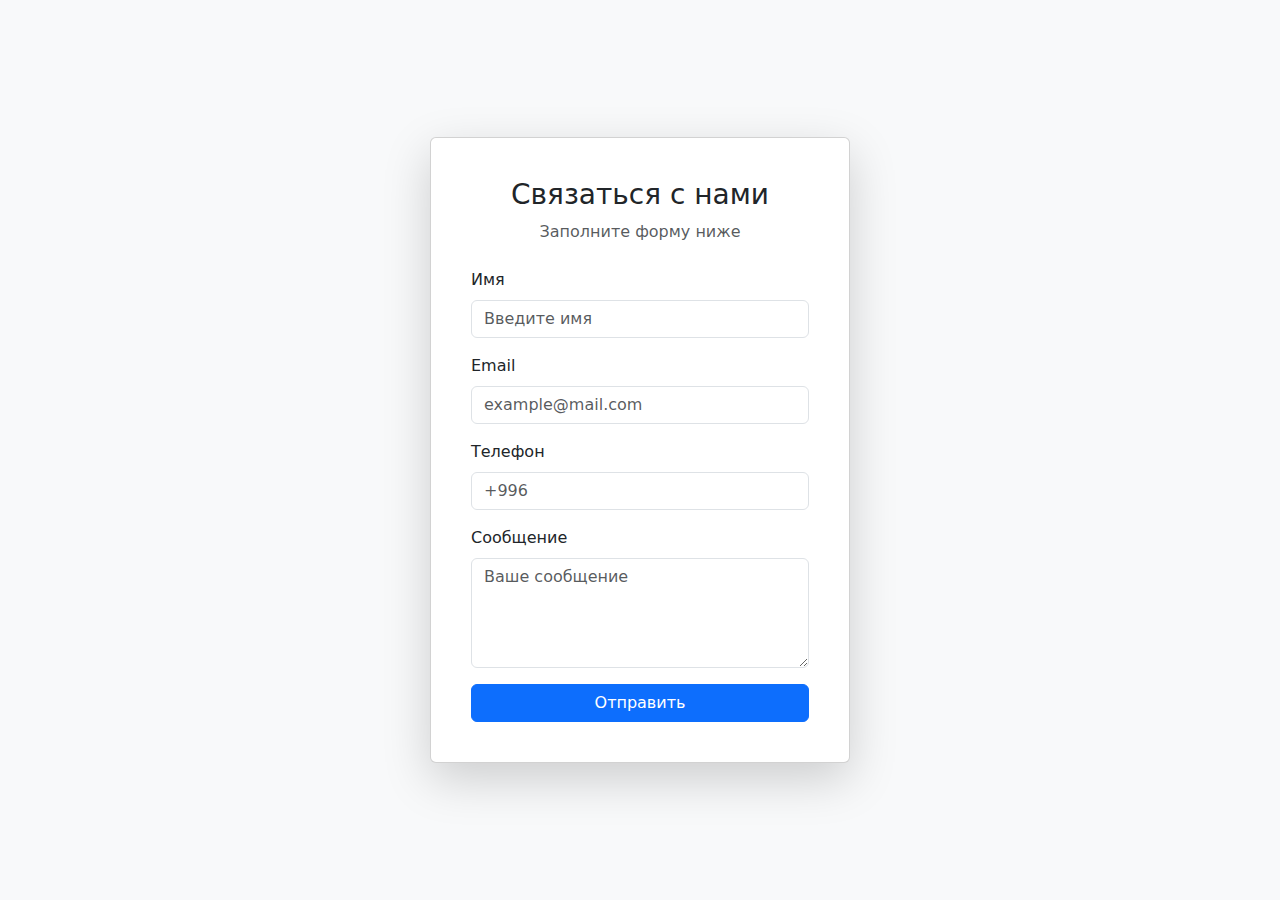
<file: kontact.html>
<!doctype html>
<html lang="ru">
<head>
    <meta charset="utf-8">
    <title>Контакты</title>
    <meta name="viewport" content="width=device-width, initial-scale=1">

    <!-- Bootstrap 5 -->
    <link href="https://cdn.jsdelivr.net/npm/bootstrap@5.3.3/dist/css/bootstrap.min.css" rel="stylesheet">
</head>
<body class="bg-light">

<div class="container d-flex justify-content-center align-items-center min-vh-100">
    <div class="card shadow-lg p-4" style="max-width: 420px; width:100%;">
        <div class="card-body">
            <h3 class="text-center mb-2">Связаться с нами</h3>
            <p class="text-center text-muted mb-4">Заполните форму ниже</p>

            <form>
                <div class="mb-3">
                    <label class="form-label">Имя</label>
                    <input type="text" class="form-control" placeholder="Введите имя" required>
                </div>

                <div class="mb-3">
                    <label class="form-label">Email</label>
                    <input type="email" class="form-control" placeholder="example@mail.com" required>
                </div>

                <div class="mb-3">
                    <label class="form-label">Телефон</label>
                    <input type="tel" class="form-control" placeholder="+996">
                </div>

                <div class="mb-3">
                    <label class="form-label">Сообщение</label>
                    <textarea class="form-control" rows="4" placeholder="Ваше сообщение" required></textarea>
                </div>

                <button type="submit" class="btn btn-primary w-100">
                    Отправить
                </button>
            </form>

        </div>
    </div>
</div>

</body>
</html>
</file>
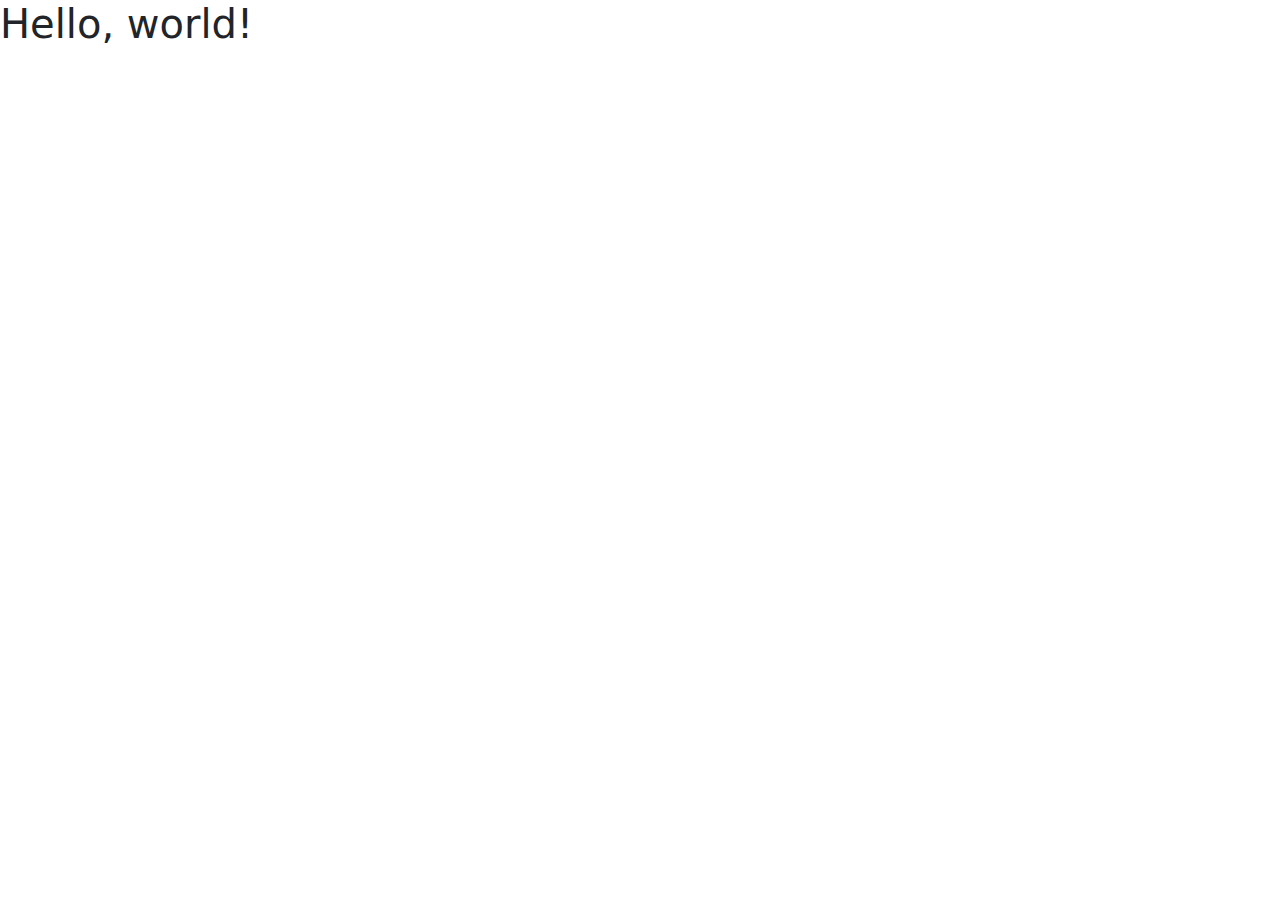
<file: kotolog.html>
<!doctype html>
<html lang="en">
  <head>
    <meta charset="utf-8">
    <meta name="viewport" content="width=device-width, initial-scale=1">
    <title>Bootstrap demo</title>
    <link href="https://cdn.jsdelivr.net/npm/bootstrap@5.3.3/dist/css/bootstrap.min.css" rel="stylesheet" integrity="sha384-QWTKZyjpPEjISv5WaRU9OFeRpok6YctnYmDr5pNlyT2bRjXh0JMhjY6hW+ALEwIH" crossorigin="anonymous">
  </head>
  <body>
    <h1>Hello, world!</h1>
    <script src="https://cdn.jsdelivr.net/npm/bootstrap@5.3.3/dist/js/bootstrap.bundle.min.js" integrity="sha384-YvpcrYf0tY3lHB60NNkmXc5s9fDVZLESaAA55NDzOxhy9GkcIdslK1eN7N6jIeHz" crossorigin="anonymous"></script>
  </body>
</html>
</file>
